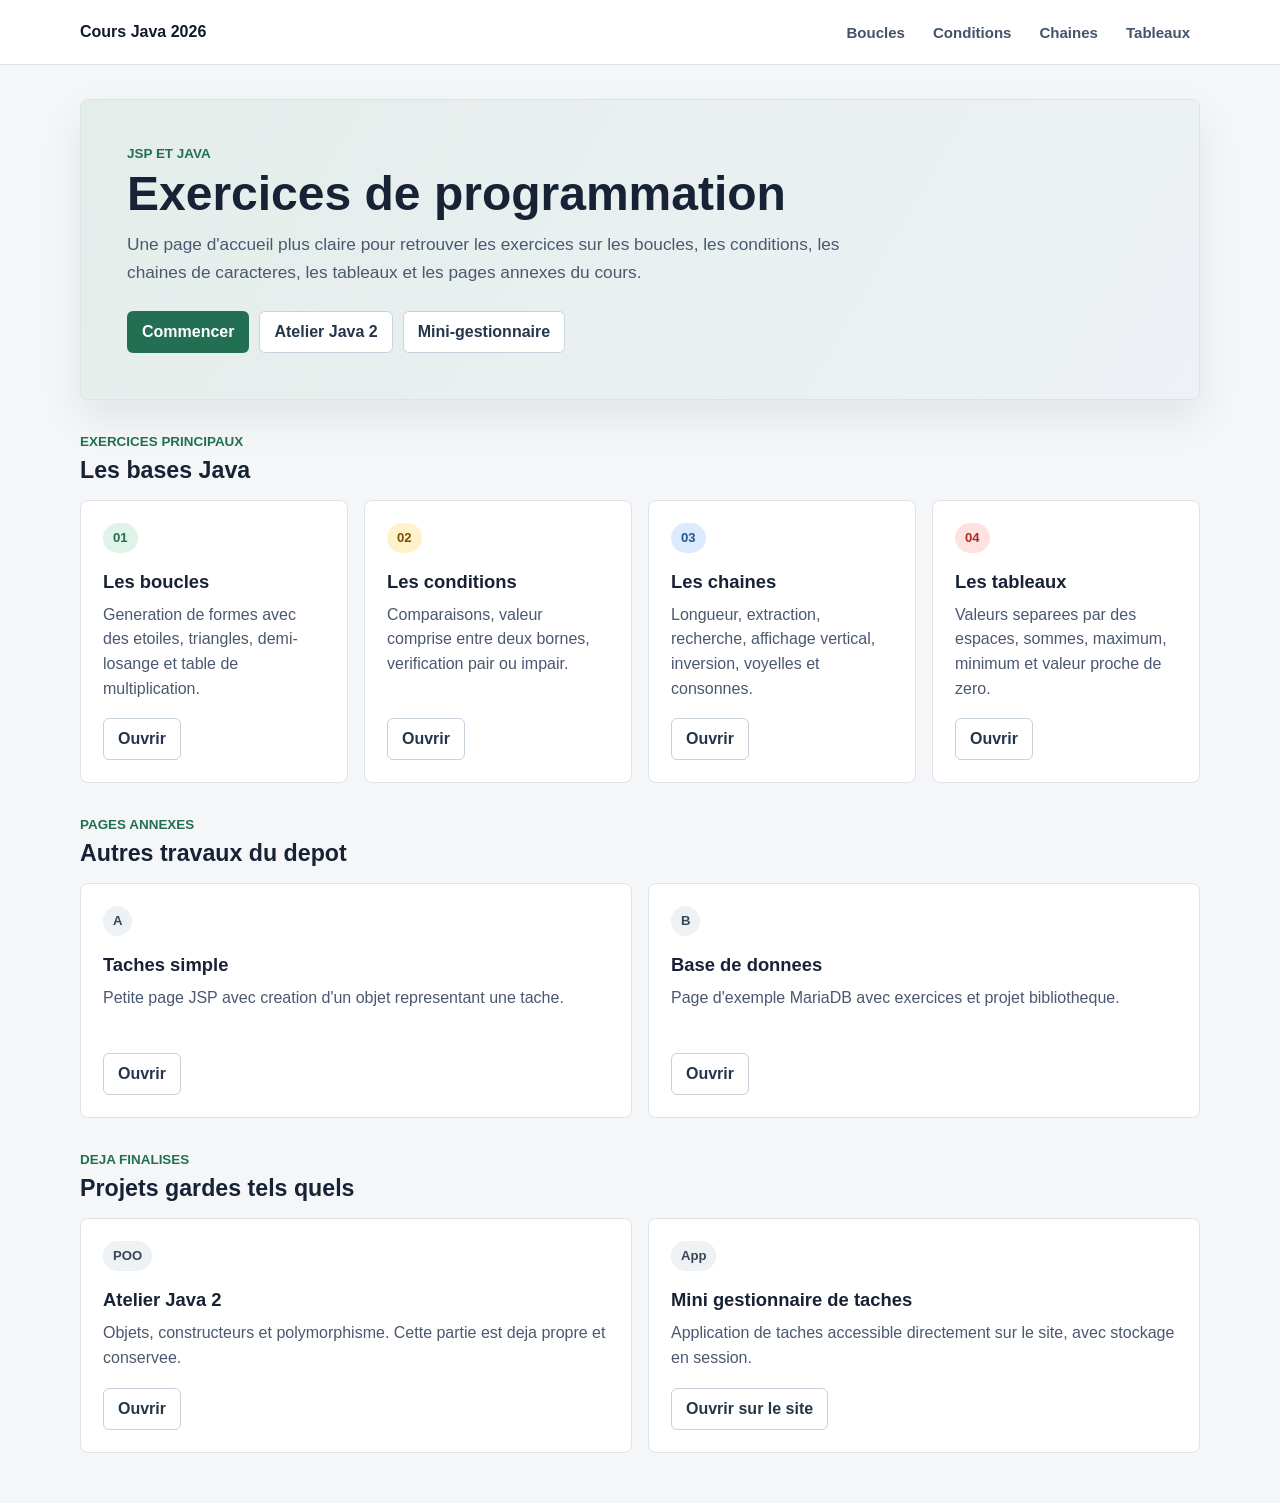
<file: index.html>
<!DOCTYPE html>
<html lang="fr">
<head>
    <title>Cours Java 2026</title>
    <meta charset="UTF-8">
    <meta name="viewport" content="width=device-width, initial-scale=1.0">
    <link rel="stylesheet" href="style.css">
</head>
<body>
<header class="site-header">
    <nav class="top-nav" aria-label="Navigation principale">
        <a class="brand" href="index.html">Cours Java 2026</a>
        <div class="nav-links">
            <a href="lesboucles.jsp">Boucles</a>
            <a href="lesconditions.jsp">Conditions</a>
            <a href="leschaines.jsp">Chaines</a>
            <a href="lestableaux.jsp">Tableaux</a>
        </div>
    </nav>
</header>

<main class="page">
    <section class="hero">
        <p class="eyebrow">JSP et Java</p>
        <h1>Exercices de programmation</h1>
        <p class="hero-text">
            Une page d'accueil plus claire pour retrouver les exercices sur les boucles, les conditions,
            les chaines de caracteres, les tableaux et les pages annexes du cours.
        </p>
        <div class="hero-actions">
            <a class="button primary" href="lesboucles.jsp">Commencer</a>
            <a class="button secondary" href="ATELIER_JAVA2_2026/index.html">Atelier Java 2</a>
            <a class="button secondary" href="Mini-Gestionnaire-de-Taches-Collaboratif/">Mini-gestionnaire</a>
        </div>
    </section>

    <section class="section-heading">
        <p class="eyebrow">Exercices principaux</p>
        <h2>Les bases Java</h2>
    </section>

    <section class="exercise-grid" aria-label="Exercices principaux">
        <article class="exercise-card accent-green">
            <span class="tag">01</span>
            <h3>Les boucles</h3>
            <p>Generation de formes avec des etoiles, triangles, demi-losange et table de multiplication.</p>
            <a class="card-link" href="lesboucles.jsp">Ouvrir</a>
        </article>

        <article class="exercise-card accent-gold">
            <span class="tag">02</span>
            <h3>Les conditions</h3>
            <p>Comparaisons, valeur comprise entre deux bornes, verification pair ou impair.</p>
            <a class="card-link" href="lesconditions.jsp">Ouvrir</a>
        </article>

        <article class="exercise-card accent-blue">
            <span class="tag">03</span>
            <h3>Les chaines</h3>
            <p>Longueur, extraction, recherche, affichage vertical, inversion, voyelles et consonnes.</p>
            <a class="card-link" href="leschaines.jsp">Ouvrir</a>
        </article>

        <article class="exercise-card accent-red">
            <span class="tag">04</span>
            <h3>Les tableaux</h3>
            <p>Valeurs separees par des espaces, sommes, maximum, minimum et valeur proche de zero.</p>
            <a class="card-link" href="lestableaux.jsp">Ouvrir</a>
        </article>
    </section>

    <section class="section-heading">
        <p class="eyebrow">Pages annexes</p>
        <h2>Autres travaux du depot</h2>
    </section>

    <section class="exercise-grid secondary-grid" aria-label="Autres pages">
        <article class="exercise-card">
            <span class="tag">A</span>
            <h3>Taches simple</h3>
            <p>Petite page JSP avec creation d'un objet representant une tache.</p>
            <a class="card-link" href="taches.jsp">Ouvrir</a>
        </article>

        <article class="exercise-card">
            <span class="tag">B</span>
            <h3>Base de donnees</h3>
            <p>Page d'exemple MariaDB avec exercices et projet bibliotheque.</p>
            <a class="card-link" href="Select_BDD.jsp">Ouvrir</a>
        </article>
    </section>

    <section class="section-heading">
        <p class="eyebrow">Deja finalises</p>
        <h2>Projets gardes tels quels</h2>
    </section>

    <section class="exercise-grid secondary-grid" aria-label="Projets finalises">
        <article class="exercise-card">
            <span class="tag">POO</span>
            <h3>Atelier Java 2</h3>
            <p>Objets, constructeurs et polymorphisme. Cette partie est deja propre et conservee.</p>
            <a class="card-link" href="ATELIER_JAVA2_2026/index.html">Ouvrir</a>
        </article>

        <article class="exercise-card">
            <span class="tag">App</span>
            <h3>Mini gestionnaire de taches</h3>
            <p>Application de taches accessible directement sur le site, avec stockage en session.</p>
            <a class="card-link" href="Mini-Gestionnaire-de-Taches-Collaboratif/">Ouvrir sur le site</a>
        </article>
    </section>
</main>
</body>
</html>
</file>
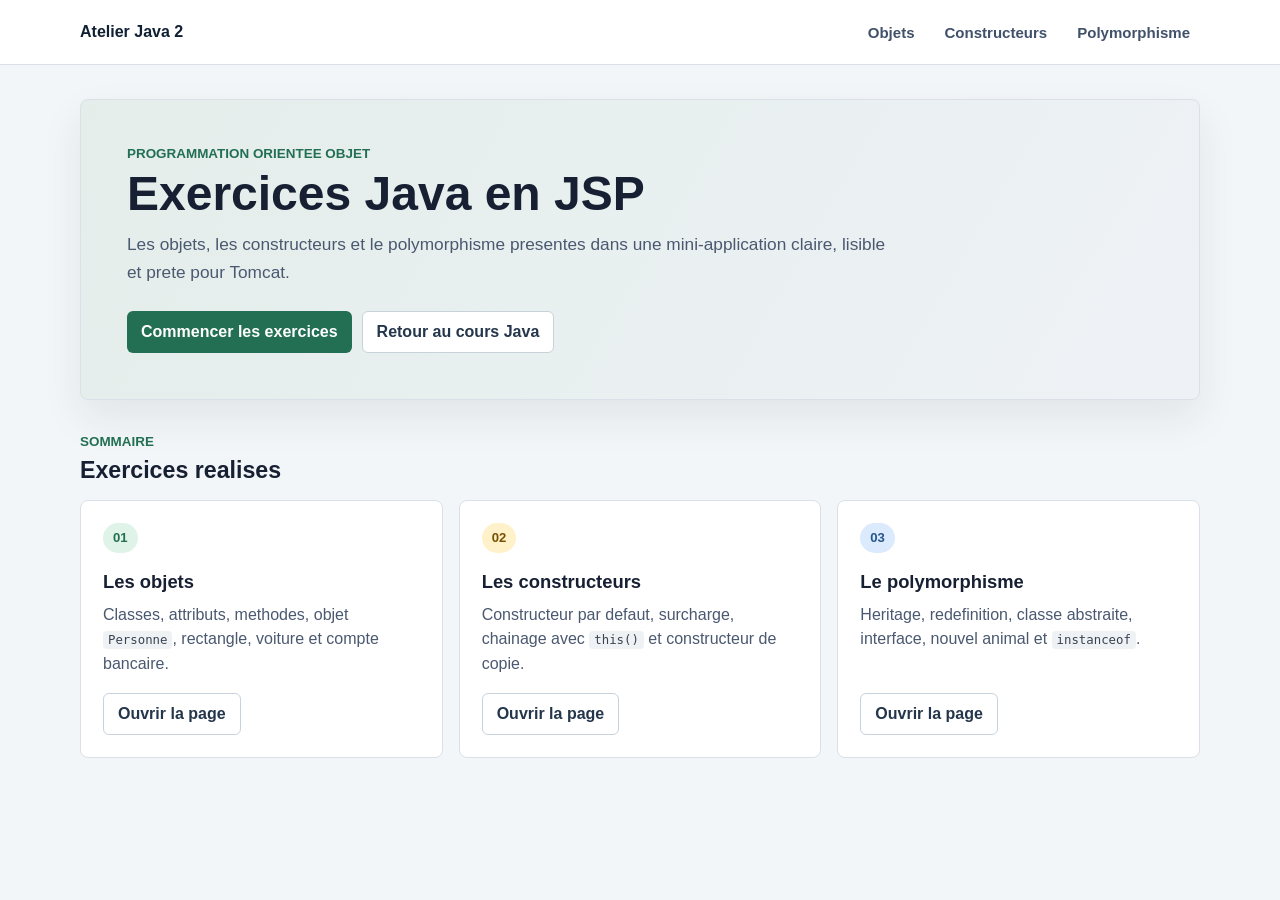
<file: ATELIER_JAVA2_2026/index.html>
<!DOCTYPE html>
<html lang="fr">
<head>
    <title>Atelier Java 2</title>
    <meta charset="UTF-8">
    <meta name="viewport" content="width=device-width, initial-scale=1.0">
    <link rel="stylesheet" href="style.css">
</head>
<body>
<header class="site-header">
    <nav class="top-nav" aria-label="Navigation principale">
        <a class="brand" href="index.html">Atelier Java 2</a>
        <div class="nav-links">
            <a href="lesobjets.jsp">Objets</a>
            <a href="lesconstructeurs.jsp">Constructeurs</a>
            <a href="lepolymorphisme.jsp">Polymorphisme</a>
        </div>
    </nav>
</header>

<main class="page">
    <section class="hero">
        <p class="eyebrow">Programmation orientee objet</p>
        <h1>Exercices Java en JSP</h1>
        <p class="hero-text">
            Les objets, les constructeurs et le polymorphisme presentes dans une mini-application claire,
            lisible et prete pour Tomcat.
        </p>
        <div class="hero-actions">
            <a class="button primary" href="lesobjets.jsp">Commencer les exercices</a>
            <a class="button secondary" href="../index.html">Retour au cours Java</a>
        </div>
    </section>

    <section class="section-heading">
        <p class="eyebrow">Sommaire</p>
        <h2>Exercices realises</h2>
    </section>

    <section class="exercise-grid" aria-label="Liste des exercices">
        <article class="exercise-card accent-green">
            <span class="tag">01</span>
            <h3>Les objets</h3>
            <p>Classes, attributs, methodes, objet <code>Personne</code>, rectangle, voiture et compte bancaire.</p>
            <a class="card-link" href="lesobjets.jsp">Ouvrir la page</a>
        </article>

        <article class="exercise-card accent-gold">
            <span class="tag">02</span>
            <h3>Les constructeurs</h3>
            <p>Constructeur par defaut, surcharge, chainage avec <code>this()</code> et constructeur de copie.</p>
            <a class="card-link" href="lesconstructeurs.jsp">Ouvrir la page</a>
        </article>

        <article class="exercise-card accent-blue">
            <span class="tag">03</span>
            <h3>Le polymorphisme</h3>
            <p>Heritage, redefinition, classe abstraite, interface, nouvel animal et <code>instanceof</code>.</p>
            <a class="card-link" href="lepolymorphisme.jsp">Ouvrir la page</a>
        </article>
    </section>
</main>
</body>
</html>
</file>
<file: style.css>
:root {
    color-scheme: light;
    font-family: Arial, Helvetica, sans-serif;
    color: #182236;
    background: #f4f6f8;
}

* {
    box-sizing: border-box;
}

body {
    margin: 0;
    min-height: 100vh;
    background: #f4f6f8;
}

a {
    color: inherit;
}

code {
    border-radius: 4px;
    background: #eef2f5;
    padding: 2px 5px;
    color: #39465a;
    font-size: 0.95em;
}

.site-header {
    border-bottom: 1px solid #dbe2ea;
    background: #ffffff;
}

.top-nav {
    width: min(1120px, calc(100% - 32px));
    min-height: 64px;
    margin: 0 auto;
    display: flex;
    align-items: center;
    justify-content: space-between;
    gap: 18px;
}

.brand {
    color: #111b2d;
    font-weight: 900;
    text-decoration: none;
}

.nav-links {
    display: flex;
    flex-wrap: wrap;
    gap: 8px;
    justify-content: flex-end;
}

.nav-links a {
    border-radius: 6px;
    padding: 8px 10px;
    color: #43536b;
    font-size: 0.94rem;
    font-weight: 800;
    text-decoration: none;
}

.nav-links a:hover,
.card-link:hover,
.back-link:hover {
    color: #226f54;
}

.page {
    width: min(1120px, calc(100% - 32px));
    margin: 0 auto;
    padding: 34px 0 50px;
}

.hero,
.panel,
.form-panel,
.exercise-card,
.result-card {
    border: 1px solid #dbe2ea;
    border-radius: 8px;
    background: #ffffff;
}

.hero {
    padding: 46px;
    background:
        linear-gradient(120deg, rgba(34, 111, 84, 0.12), rgba(38, 87, 139, 0.08)),
        #ffffff;
    box-shadow: 0 18px 42px rgba(18, 30, 48, 0.08);
}

.hero.compact {
    padding: 32px;
}

.eyebrow {
    margin: 0 0 8px;
    color: #226f54;
    font-size: 0.84rem;
    font-weight: 900;
    letter-spacing: 0;
    text-transform: uppercase;
}

h1,
h2,
h3,
p {
    margin-top: 0;
}

h1 {
    max-width: 760px;
    margin-bottom: 12px;
    font-size: 3rem;
    line-height: 1.05;
}

h2 {
    margin-bottom: 14px;
    font-size: 1.45rem;
}

h3 {
    margin-bottom: 10px;
    font-size: 1.15rem;
}

.hero-text,
.lead {
    max-width: 760px;
    color: #4a5870;
    font-size: 1.08rem;
    line-height: 1.6;
}

.hero-actions,
.form-actions {
    display: flex;
    flex-wrap: wrap;
    gap: 10px;
    margin-top: 24px;
}

.button,
.card-link {
    display: inline-flex;
    align-items: center;
    justify-content: center;
    min-height: 42px;
    border-radius: 6px;
    padding: 10px 14px;
    border: 1px solid transparent;
    font: inherit;
    font-weight: 900;
    text-decoration: none;
    cursor: pointer;
}

.button.primary {
    background: #226f54;
    color: #ffffff;
}

.button.secondary,
.card-link {
    border-color: #c8d2dc;
    background: #ffffff;
    color: #24364b;
}

.section-heading {
    margin: 34px 0 16px;
}

.exercise-grid,
.result-grid {
    display: grid;
    grid-template-columns: repeat(4, minmax(0, 1fr));
    gap: 16px;
}

.secondary-grid {
    grid-template-columns: repeat(2, minmax(0, 1fr));
}

.exercise-card,
.result-card,
.form-panel {
    padding: 22px;
}

.exercise-card {
    display: flex;
    min-height: 235px;
    flex-direction: column;
    align-items: flex-start;
}

.exercise-card p,
.result-card p,
.notice {
    color: #4a5870;
    line-height: 1.55;
}

.exercise-card .card-link {
    margin-top: auto;
}

.tag {
    display: inline-flex;
    align-items: center;
    min-height: 30px;
    margin-bottom: 18px;
    border-radius: 999px;
    padding: 5px 10px;
    background: #eef2f5;
    color: #39465a;
    font-size: 0.82rem;
    font-weight: 900;
}

.accent-green .tag {
    background: #dff3e8;
    color: #226f54;
}

.accent-gold .tag {
    background: #fff1c9;
    color: #765000;
}

.accent-blue .tag {
    background: #dceafd;
    color: #26578b;
}

.accent-red .tag {
    background: #ffe2df;
    color: #a43128;
}

.form-panel {
    margin: 24px 0;
}

.form-grid {
    display: grid;
    grid-template-columns: repeat(3, minmax(0, 1fr));
    gap: 14px;
}

.field {
    display: grid;
    gap: 6px;
}

.field.full {
    grid-column: 1 / -1;
}

label {
    color: #2c3b4f;
    font-weight: 900;
}

input {
    width: 100%;
    min-height: 42px;
    border: 1px solid #b8c4d1;
    border-radius: 6px;
    padding: 10px 12px;
    background: #ffffff;
    color: #172033;
    font: inherit;
}

.panel {
    margin-top: 24px;
    padding: 28px;
}

.result-grid {
    grid-template-columns: repeat(2, minmax(0, 1fr));
}

.result-grid.three {
    grid-template-columns: repeat(3, minmax(0, 1fr));
}

.result-card.highlight {
    border-color: #9fcab9;
    background: #f4fbf7;
}

.result-card ul {
    margin: 0;
    padding-left: 20px;
    color: #4a5870;
    line-height: 1.7;
}

.pattern,
.text-output {
    overflow-x: auto;
    margin: 0;
    border-radius: 6px;
    background: #101827;
    padding: 14px;
    color: #eff6ff;
    font-family: Consolas, Monaco, monospace;
    line-height: 1.45;
    white-space: pre;
}

.data-table {
    width: 100%;
    border-collapse: collapse;
    overflow: hidden;
    border-radius: 6px;
}

.data-table th,
.data-table td {
    border-bottom: 1px solid #dbe2ea;
    padding: 10px;
    text-align: left;
}

.data-table th {
    background: #eef2f5;
    color: #2c3b4f;
}

.back-link {
    display: inline-flex;
    margin-top: 24px;
    color: #26578b;
    font-weight: 900;
    text-decoration: none;
}

@media (max-width: 980px) {
    .exercise-grid,
    .result-grid,
    .result-grid.three {
        grid-template-columns: repeat(2, minmax(0, 1fr));
    }

    .form-grid {
        grid-template-columns: 1fr;
    }
}

@media (max-width: 700px) {
    .top-nav {
        display: grid;
        align-items: flex-start;
        padding: 14px 0;
    }

    .nav-links {
        justify-content: flex-start;
    }

    .hero,
    .hero.compact,
    .panel {
        padding: 24px;
    }

    h1 {
        font-size: 2.15rem;
    }

    .exercise-grid,
    .secondary-grid,
    .result-grid,
    .result-grid.three {
        grid-template-columns: 1fr;
    }
}
</file>
<file: ATELIER_JAVA2_2026/style.css>
:root {
    color-scheme: light;
    font-family: Arial, Helvetica, sans-serif;
    color: #172033;
    background: #f3f6f8;
}

* {
    box-sizing: border-box;
}

body {
    margin: 0;
    min-height: 100vh;
    background: #f3f6f8;
}

a {
    color: inherit;
}

code {
    border-radius: 4px;
    background: #eef2f5;
    padding: 2px 5px;
    color: #3a4252;
    font-size: 0.95em;
}

.site-header {
    border-bottom: 1px solid #d9e0e7;
    background: #ffffff;
}

.top-nav {
    width: min(1120px, calc(100% - 32px));
    min-height: 64px;
    margin: 0 auto;
    display: flex;
    align-items: center;
    justify-content: space-between;
    gap: 18px;
}

.brand {
    color: #102033;
    font-weight: 800;
    text-decoration: none;
}

.nav-links {
    display: flex;
    flex-wrap: wrap;
    gap: 10px;
    justify-content: flex-end;
}

.nav-links a {
    border-radius: 6px;
    padding: 8px 10px;
    color: #40516a;
    font-size: 0.94rem;
    font-weight: 700;
    text-decoration: none;
}

.nav-links a:hover,
.card-link:hover {
    color: #14614b;
}

.page {
    width: min(1120px, calc(100% - 32px));
    margin: 0 auto;
    padding: 34px 0 48px;
}

.hero,
.panel {
    border: 1px solid #d9e0e7;
    border-radius: 8px;
    background: #ffffff;
    box-shadow: 0 18px 42px rgba(20, 32, 49, 0.08);
}

.hero {
    padding: 46px;
    background:
        linear-gradient(120deg, rgba(34, 111, 84, 0.12), rgba(38, 87, 139, 0.08)),
        #ffffff;
}

.hero.compact {
    padding: 32px;
}

.eyebrow {
    margin: 0 0 8px;
    color: #226f54;
    font-size: 0.84rem;
    font-weight: 800;
    letter-spacing: 0;
    text-transform: uppercase;
}

h1,
h2,
h3,
p {
    margin-top: 0;
}

h1 {
    max-width: 780px;
    margin-bottom: 12px;
    font-size: 3rem;
    line-height: 1.05;
}

h2 {
    margin-bottom: 14px;
    font-size: 1.45rem;
}

h3 {
    margin-bottom: 10px;
    font-size: 1.15rem;
}

.hero-text,
.lead {
    max-width: 760px;
    color: #4a5870;
    font-size: 1.08rem;
    line-height: 1.6;
}

.hero-actions,
.form-actions {
    display: flex;
    flex-wrap: wrap;
    gap: 10px;
    margin-top: 24px;
}

.button,
.card-link {
    display: inline-flex;
    align-items: center;
    justify-content: center;
    min-height: 42px;
    border-radius: 6px;
    padding: 10px 14px;
    font-weight: 800;
    text-decoration: none;
}

.button.primary {
    background: #226f54;
    color: #ffffff;
}

.button.secondary,
.card-link {
    border: 1px solid #c8d2dc;
    background: #ffffff;
    color: #24364b;
}

.section-heading {
    margin: 34px 0 16px;
}

.exercise-grid,
.result-grid {
    display: grid;
    grid-template-columns: repeat(3, minmax(0, 1fr));
    gap: 16px;
}

.exercise-card,
.result-card,
.form-panel {
    border: 1px solid #d9e0e7;
    border-radius: 8px;
    background: #ffffff;
    padding: 22px;
}

.exercise-card {
    display: flex;
    min-height: 230px;
    flex-direction: column;
    align-items: flex-start;
}

.exercise-card p,
.result-card p {
    color: #4a5870;
    line-height: 1.55;
}

.exercise-card .card-link {
    margin-top: auto;
}

.tag {
    display: inline-flex;
    align-items: center;
    min-height: 30px;
    margin-bottom: 18px;
    border-radius: 999px;
    padding: 5px 10px;
    font-size: 0.82rem;
    font-weight: 900;
}

.accent-green .tag {
    background: #dff3e8;
    color: #226f54;
}

.accent-gold .tag {
    background: #fff1c9;
    color: #765000;
}

.accent-blue .tag {
    background: #dceafd;
    color: #26578b;
}

.form-panel {
    margin: 24px 0;
}

.form-grid {
    display: grid;
    grid-template-columns: repeat(2, minmax(0, 1fr));
    gap: 14px;
}

.field {
    display: grid;
    gap: 6px;
}

.field.full {
    grid-column: 1 / -1;
}

label {
    color: #2c3b4f;
    font-weight: 800;
}

input {
    width: 100%;
    min-height: 42px;
    border: 1px solid #b8c4d1;
    border-radius: 6px;
    padding: 10px 12px;
    background: #ffffff;
    color: #172033;
    font: inherit;
}

.panel {
    margin-top: 24px;
    padding: 28px;
}

.result-grid {
    grid-template-columns: repeat(2, minmax(0, 1fr));
}

.result-card ul {
    margin: 0;
    padding-left: 20px;
    color: #4a5870;
    line-height: 1.7;
}

.result-card.highlight {
    border-color: #9fcab9;
    background: #f4fbf7;
}

.back-link {
    display: inline-flex;
    margin-top: 24px;
    color: #26578b;
    font-weight: 800;
    text-decoration: none;
}

@media (max-width: 820px) {
    .top-nav,
    .form-grid {
        align-items: flex-start;
        grid-template-columns: 1fr;
    }

    .top-nav {
        display: grid;
        padding: 14px 0;
    }

    .nav-links {
        justify-content: flex-start;
    }

    .hero,
    .hero.compact,
    .panel {
        padding: 24px;
    }

    h1 {
        font-size: 2.15rem;
    }

    .exercise-grid,
    .result-grid {
        grid-template-columns: 1fr;
    }
}
</file>
